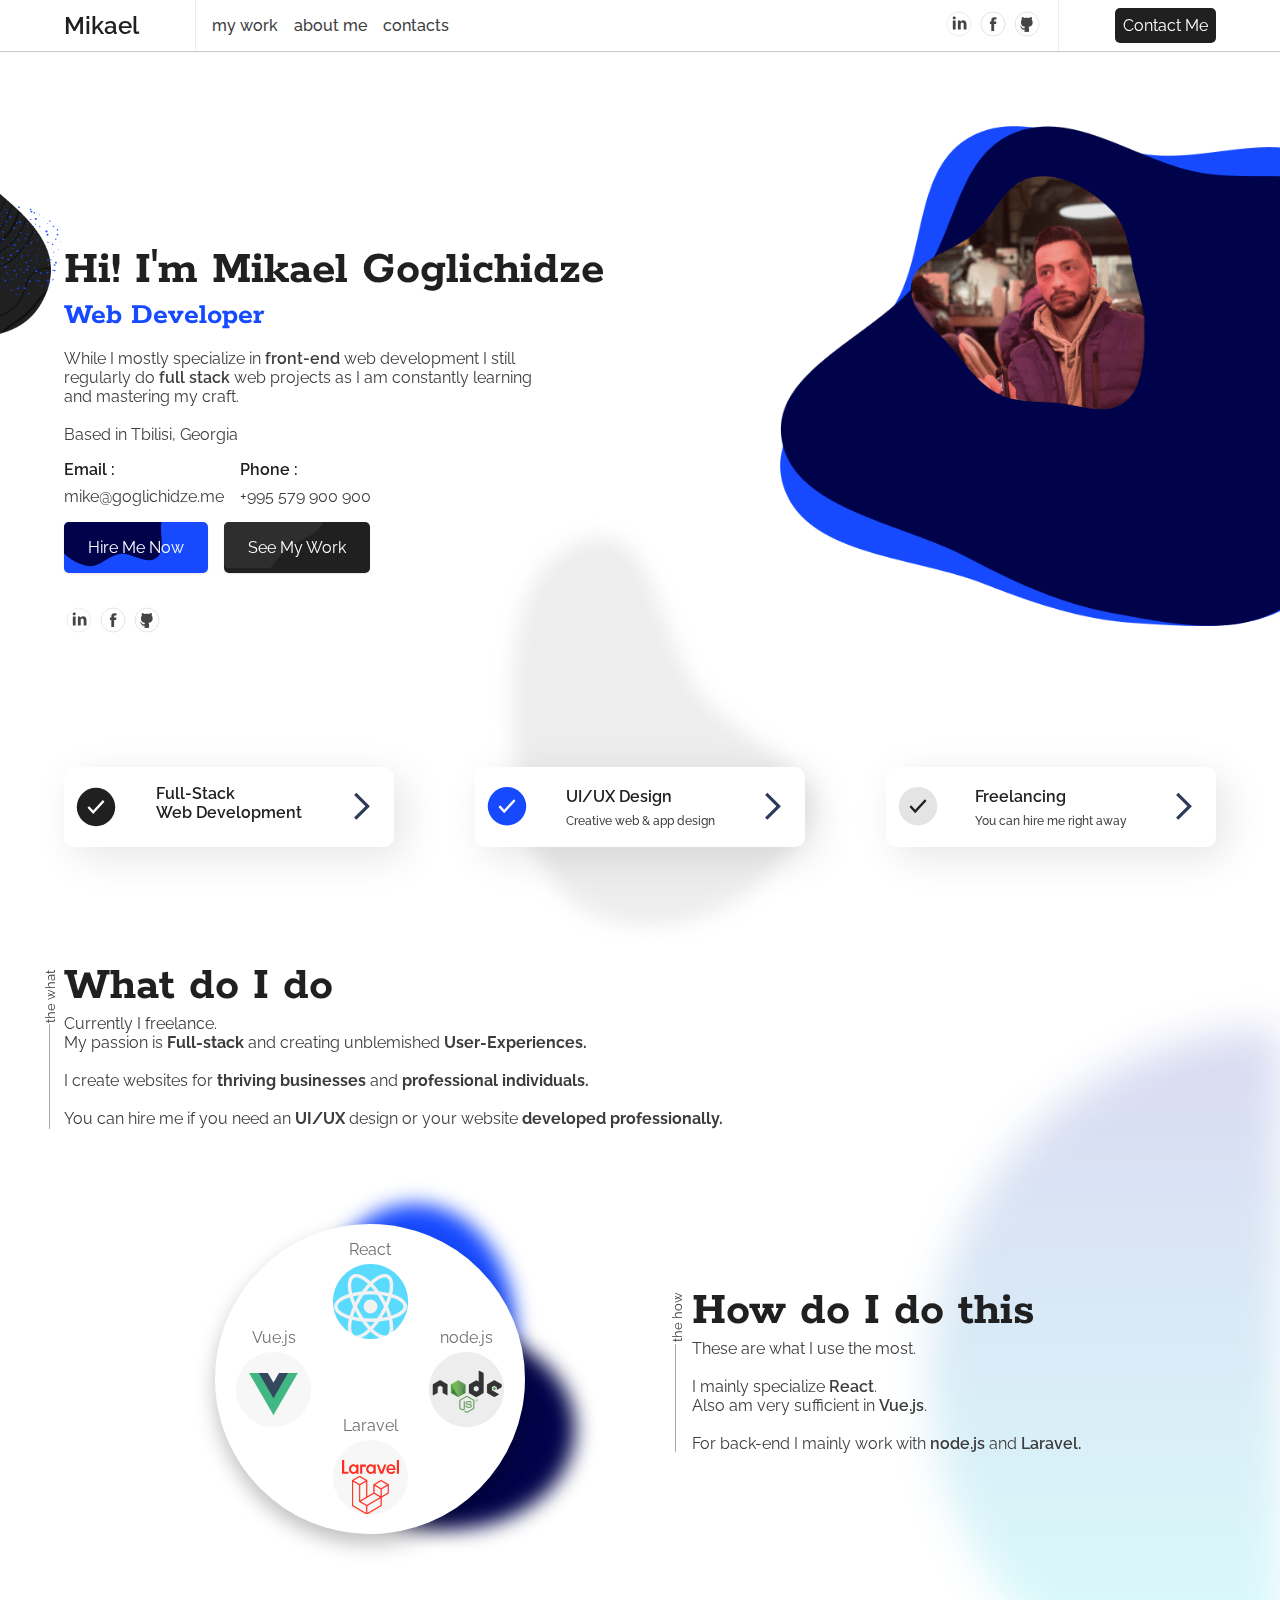
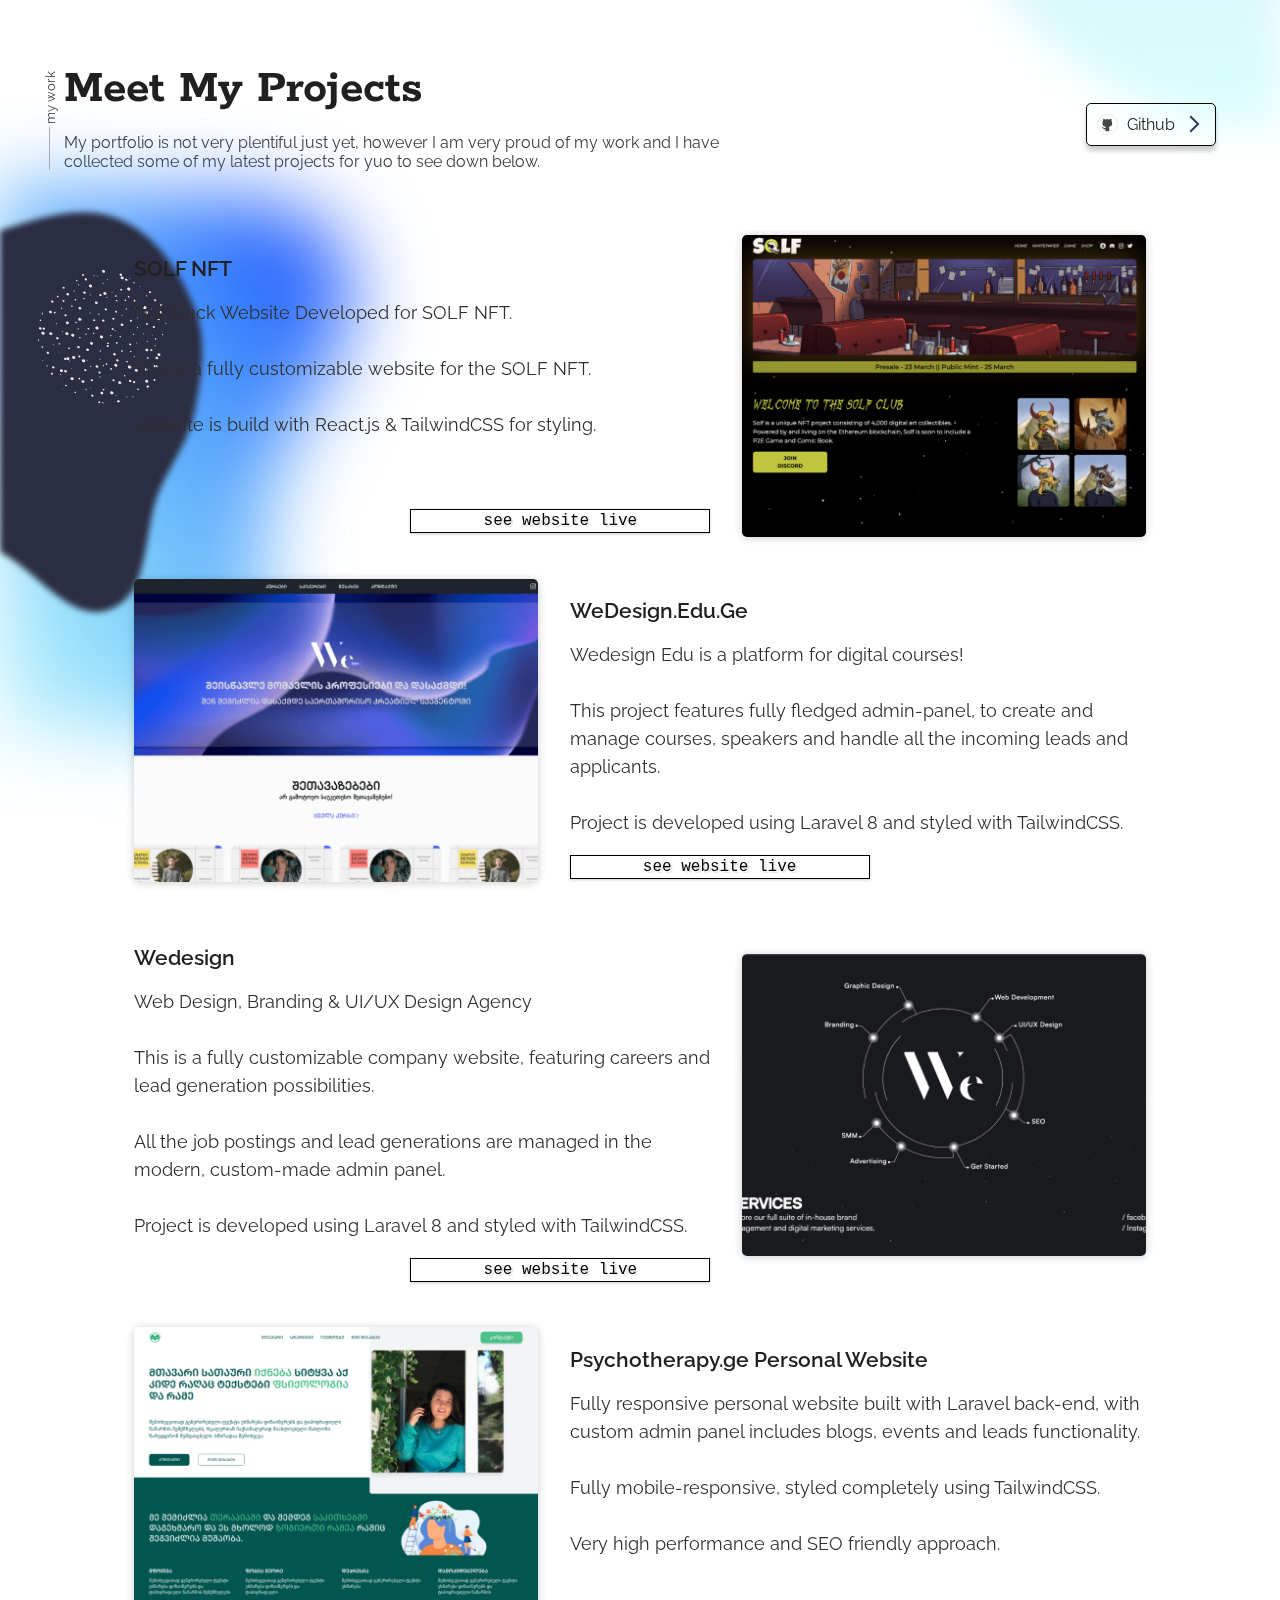
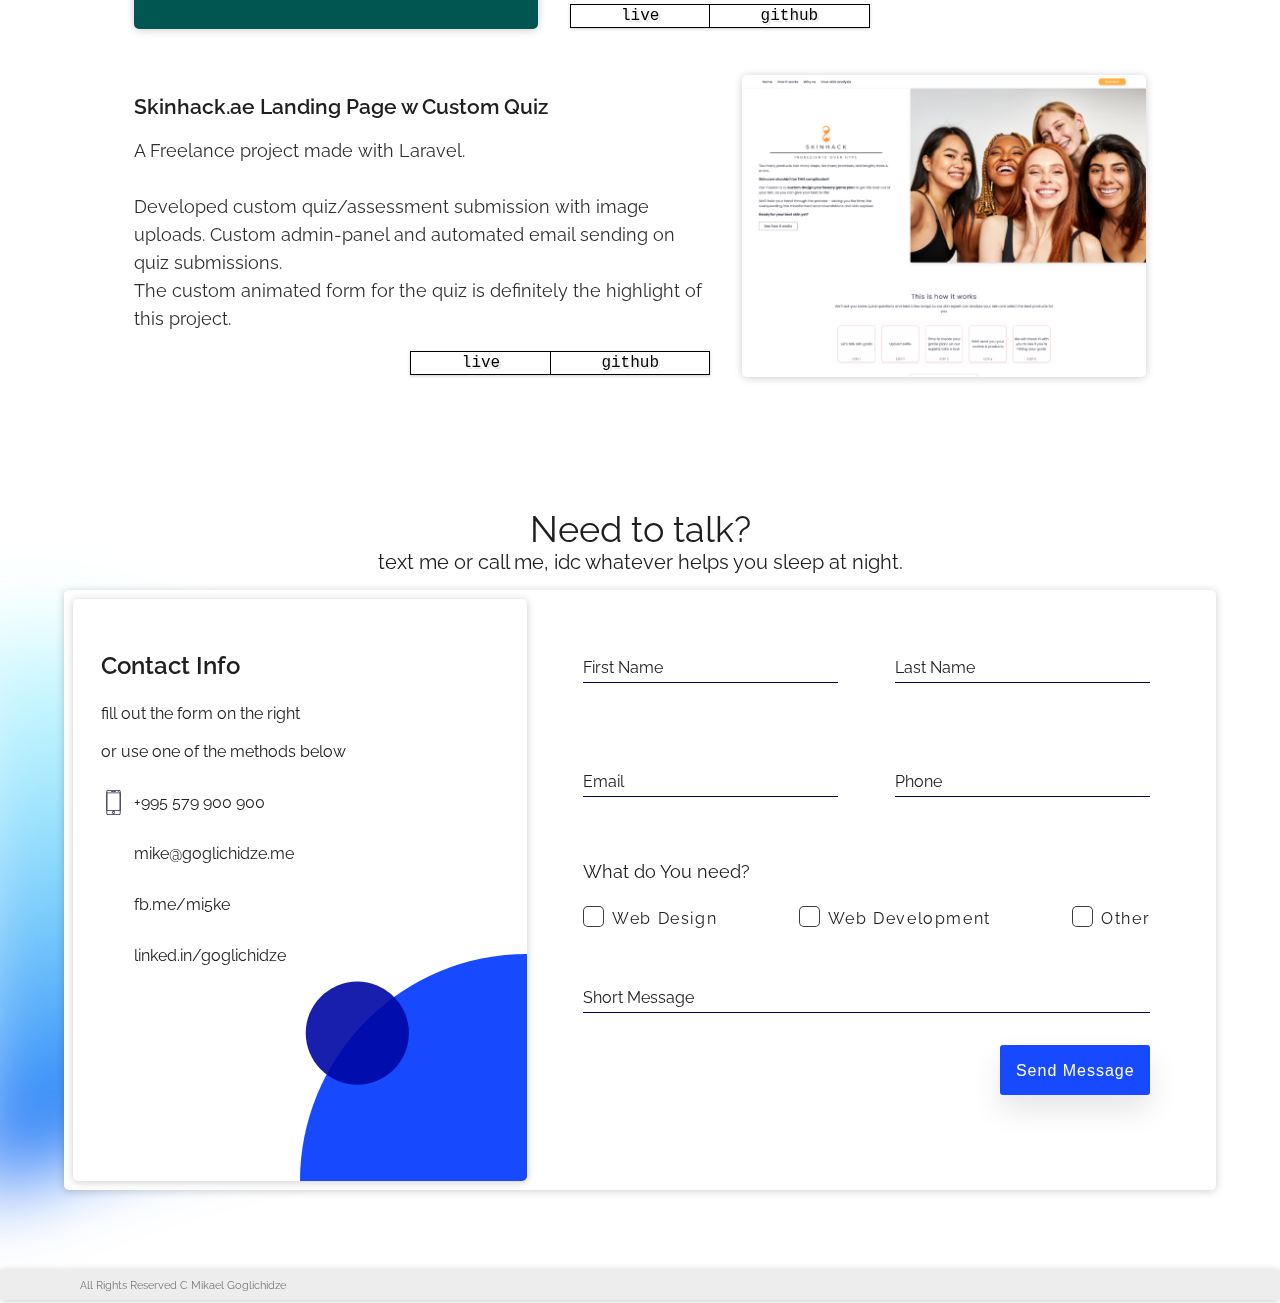
<file: index.html>
<!DOCTYPE html>
<html lang="en">
	<head>
		<meta charset="UTF-8" />
		<meta http-equiv="X-UA-Compatible" content="IE=edge" />
		<link rel="stylesheet" href="/assets/style.css" />
		<!-- Global site tag (gtag.js) - Google Analytics -->
		<script
			async
			src="https://www.googletagmanager.com/gtag/js?id=G-QVKGWFH659"
		></script>
		<script>
			window.dataLayer = window.dataLayer || [];
			function gtag() {
				dataLayer.push(arguments);
			}
			gtag('js', new Date());

			gtag('config', 'G-QVKGWFH659');
		</script>
		<meta
			name="google-site-verification"
			content="Ifoj6wA41PLq90yhMS8_-1P3lL1-e0xQbNIrFQXdyOI"
		/>
		<meta name="viewport" content="width=device-width, initial-scale=1.0" />
		<meta
			name="description"
			content="Personal Portfolio Website of Full Stack Web Developer Mikael Goglichidze."
		/>
		<meta property="og:url" content="http://goglichidze.me" />
		<meta property="og:type" content="website" />
		<meta property="og:title" content="Mikael Goglichidze Personal Website" />
		<meta
			property="og:description"
			content="Personal Portfolio Website of Full Stack Web Developer Mikael Goglichidze"
		/>
		<meta property="og:image" content="./img/thumbnail.jpg" />
		<link rel="preconnect" href="https://fonts.gstatic.com" />
		<link
			href="https://fonts.googleapis.com/css2?family=Raleway:wght@300;400;500;700&family=Rokkitt:wght@700&display=swap"
			rel="stylesheet"
		/>
		<script
			src="/assets/jquery-3.6.0.min.js"
			integrity="sha256-/xUj+3OJU5yExlq6GSYGSHk7tPXikynS7ogEvDej/m4="
			crossorigin="anonymous"
			rel="preload"
			as="script"
		></script>

		<link rel="stylesheet" href="/assets/animate.min.css" />
		<!--  -->
		<link
			rel="apple-touch-icon"
			sizes="180x180"
			href="/assets/favicon/apple-touch-icon.png"
		/>
		<link
			rel="icon"
			type="image/png"
			sizes="32x32"
			href="/assets/favicon/favicon-32x32.png"
		/>
		<link
			rel="icon"
			type="image/png"
			sizes="16x16"
			href="/assets/favicon/favicon-16x16.png"
		/>
		<link rel="manifest" href="/assets/favicon/site.webmanifest" />
		<link
			rel="mask-icon"
			href="/assets/favicon/safari-pinned-tab.svg"
			color="#5bbad5"
		/>
		<meta name="msapplication-TileColor" content="#da532c" />
		<meta name="theme-color" content="#ffffff" />
		<!--  -->
		<title>Mikael Goglichidze Personal Website</title>
	</head>
	<body>
		<nav>
			<div class="container">
				<div class="nav__wrapper">
					<a class="logo" href="#">Mikael</a>
					<div class="nav__middle">
						<ul class="nav__links">
							<li class="nav__item">
								<a class="before after" href="/#work">my work</a>
							</li>
							<li class="nav__item">
								<a class="before after" href="/#about">about me</a>
							</li>
							<li class="nav__item">
								<a class="before after" href="/#contact">contacts</a>
							</li>
						</ul>
						<div class="social-buttons nav-sb">
							<a
								href="https://www.linkedin.com/in/goglichidze/"
								rel="noopener nofollow"
								target="_blank"
								><img
									loading="lazy"
									src="/img/Linkedin.svg"
									alt="Linkedin icon"
							/></a>
							<a
								href="https://fb.me/mi5ke"
								rel="noopener nofollow"
								target="_blank"
								><img
									loading="lazy"
									src="/img/Facebook.svg"
									alt="Facebook icon"
							/></a>
							<a
								href="https://github.com/GoglichidzeMike"
								rel="noopener nofollow"
								target="_blank"
								><img
									loading="lazy"
									src="/img/work/GitHub.svg"
									alt="github icon"
							/></a>
						</div>
					</div>
					<a class="nav__button button" href="#contact"
						><span>Contact Me</span></a
					>
					<div class="burger">
						<div class="line1"></div>
						<div class="line2"></div>
						<div class="line3"></div>
					</div>
				</div>
			</div>
		</nav>
		<main>
			<div class="hero">
				<img
					loading="lazy"
					src="./img/home_1-slider_02.png"
					alt="slider"
					id="hero_left_bg-image"
				/>
				<img loading="lazy" src="./img/dots.svg" alt="slider" id="dots" />

				<div class="container hero__container">
					<div class="hero__col__left">
						<div class="hero__titles">
							<h1 class="animate__animated animate__backInDown letterByLetter">
								Hi! I'm Mikael Goglichidze
							</h1>
							<h2 class="animate__animated animate__backInLeft">
								Web Developer
							</h2>
							<p class="animate__animated animate__bounceInRight">
								While I mostly specialize in
								<span class="bold">front-end</span> web development I still
								regularly do <span class="bold">full stack</span> web projects
								as I am constantly learning and mastering my craft.
								<br />
								<br />
								Based in Tbilisi, Georgia
							</p>
						</div>
						<div class="hero__contacts animate__animated animate__bounceInUp">
							<div class="col">
								<p class="hero__contacts--title">Email :</p>
								<p class="hero__contacts--text">mike@goglichidze.me</p>
							</div>
							<div class="col">
								<p class="hero__contacts--title">Phone :</p>
								<p class="hero__contacts--text">+995 579 900 900</p>
							</div>
						</div>
						<div class="hero__buttons animate__animated animate__bounceInUp">
							<a href="#contact" class="hire_button button"
								><span> Hire Me Now</span></a
							>

							<a href="#work" class="work_button button">See My Work</a>
						</div>
						<div class="social-buttons secondary">
							<a
								href="https://www.linkedin.com/in/goglichidze/"
								rel="noopener nofollow"
								target="_blank"
								><img
									loading="lazy"
									src="/img/Linkedin.svg"
									alt="Linkedin icon"
							/></a>
							<a
								href="https://fb.me/mi5ke"
								rel="noopener nofollow"
								target="_blank"
								><img
									loading="lazy"
									src="/img/Facebook.svg"
									alt="Facebook icon"
							/></a>
							<a
								href="https://github.com/GoglichidzeMike"
								rel="noopener nofollow"
								target="_blank"
								><img
									loading="lazy"
									src="/img/work/GitHub.svg"
									alt="github icon"
							/></a>
						</div>
					</div>
					<div class="hero__col_right">
						<img
							loading="lazy"
							class="hero__right-bg image-1 animate__animated animate__fadeInRight"
							src="/img/hero__right-bg-back.png"
							alt="Hero Background Image"
						/>
						<img
							loading="lazy"
							class="hero__right-bg image-2 animate__animated animate__fadeInRight"
							src="/img/hero__right-bg-front.png"
							alt="Hero Background Image"
						/>
						<img
							loading="lazy"
							src="./img/mike.png"
							alt="Mike"
							class="hero__image animate__animated animate__fadeIn"
						/>
					</div>
				</div>

				<div class="herocards">
					<img
						loading="lazy"
						class="herocards_blob"
						src="./img/hero__mid-bg.svg"
						alt="Bobble"
					/>
					<div class="container">
						<div class="hero__cards--card">
							<img
								loading="lazy"
								src="./img/checkmark-dark.svg"
								alt="checkmark"
							/>
							<p class="hero__cards--card--title">
								Full-Stack<br />Web Development
							</p>
							<img
								loading="lazy"
								src="./img/chevron_big_right.svg"
								alt="arrow"
							/>
						</div>
						<div class="hero__cards--card card2">
							<img
								loading="lazy"
								src="./img/checkmark-blue.svg"
								alt="checkmark"
							/>
							<div class="card-mid-wrapper">
								<p class="hero__cards--card--title">UI/UX Design</p>
								<p class="hero__cards--card--text">Creative web & app design</p>
							</div>
							<img
								loading="lazy"
								src="./img/chevron_big_right.svg"
								alt="arrow"
							/>
						</div>
						<div class="hero__cards--card card3">
							<img
								loading="lazy"
								src="./img/checkmark-grey.svg"
								alt="checkmark"
							/>
							<div class="card-mid-wrapper">
								<p class="hero__cards--card--title">Freelancing</p>
								<p class="hero__cards--card--text">
									You can hire me right away
								</p>
							</div>
							<img
								loading="lazy"
								src="./img/chevron_big_right.svg"
								alt="arrow"
							/>
						</div>
					</div>
				</div>
			</div>
			<div class="about" id="about">
				<div class="about-bg"></div>
				<div class="container">
					<div class="about__what-section">
						<h1 class="about__what-section--title">What do I do</h1>
						<p class="about__what-section--text">
							Currently I freelance.
							<br />
							My passion is <b>Full-stack</b> and creating unblemished
							<b>User-Experiences.</b>
							<br />
							<br />
							I create websites for <b>thriving businesses</b> and
							<b>professional individuals.</b>
							<br />
							<br />
							You can hire me if you need an <b>UI/UX </b>design or your website
							<b>developed professionally.</b>
						</p>
					</div>

					<div class="about__how-section">
						<div class="circle__container">
							<div class="circle">
								<div class="circle__col">
									<div class="circle__element">
										<p class="circle__title">Vue.js</p>
										<img
											loading="lazy"
											src="./img/vue.png"
											class="circle__image"
											alt="Vue Logo"
										/>
									</div>
								</div>
								<div class="circle__col col__middle">
									<div class="circle__element">
										<p class="circle__title">React</p>
										<img
											loading="lazy"
											src="./img/react.png"
											class="circle__image"
											alt="React Logo"
										/>
									</div>
									<div class="circle__element">
										<p class="circle__title">Laravel</p>
										<img
											loading="lazy"
											src="./img/laravel.svg"
											class="circle__image"
											alt="Laravel Logo"
										/>
									</div>
								</div>
								<div class="circle__col">
									<div class="circle__element">
										<p class="circle__title">node.js</p>
										<img
											loading="lazy"
											src="./img/node.png"
											class="circle__image"
											alt="Nodejs Logo"
										/>
									</div>
								</div>
							</div>
							<img
								loading="lazy"
								class="circle__container--bg"
								src="./img/background-circle.png"
								alt="Circle background"
							/>
							<img
								loading="lazy"
								class="circle__container--bg bg-2"
								src="./img/background-circle-2.png"
								alt="Circle background"
							/>
						</div>
						<div class="about_how-section--text">
							<h1 class="about_how-section--title">How do I do this</h1>
							<p class="about__how-section--text">
								<span class="desktop">These</span>
								<span class="mobile">Below</span> are what I use the most.
								<br />
								<br />
								I mainly specialize <span class="bold">React</span>. <br/ > Also
								am very sufficient in <span class="bold">Vue.js</span>.
								<br /><br />
								For back-end I mainly work with
								<span class="bold">node.js</span> and
								<span class="bold">Laravel.</span> <br />
								<br />
								<br />
							</p>
						</div>
					</div>
				</div>
			</div>

			<div class="work" id="work">
				<div class="left-side-bgs">
					<img
						loading="lazy"
						src="./img/work/work-left-dots.svg"
						alt="slider"
						class="work-dots"
					/>
					<img
						loading="lazy"
						src="./img/work/work-left-bg-dark.png"
						alt="slider"
						class="work-left-bg-dark"
					/>
					<img
						loading="lazy"
						alt="slider"
						src="./img/work/work-left-bg-light.png"
						class="work-left-bg-light"
					/>
				</div>

				<div class="right-side-bgs">
					<img
						loading="lazy"
						src="./img/work/work-left-dots.svg"
						alt="slider"
						class="work-dots dots-right"
					/>
					<img
						loading="lazy"
						src="./img/work/dots-bot.png"
						alt="slider"
						class="work-dots dots-right second"
					/>
					<img
						loading="lazy"
						src="./img/work/work-right-bg-top.svg"
						alt="slider"
						class="work-left-bg-dark"
					/>
				</div>

				<img
					loading="lazy"
					src="./img/work/work-right-bg-bottom.png"
					alt="slider"
					class="work-left-bg-bottom"
				/>

				<div class="container">
					<div class="work__intro">
						<div class="work__intro__text">
							<h1 class="work__intro__text--title">Meet My Projects</h1>
							<p class="work__intro__text--text">
								My portfolio is not very plentiful just yet, however I am very
								proud of my work and I have collected some of my latest projects
								for yuo to see down below.
							</p>
						</div>
						<a
							href="https://github.com/goglichidzemike"
							rel="noopener nofollow"
							target="_blank"
							class="button portfolio__intro__text--button"
						>
							<img loading="lazy" src="/img/work/GitHub.svg" alt="github" />
							Github
							<img
								loading="lazy"
								src="/img/chevron_big_right.svg"
								alt="github"
							/>
						</a>
					</div>
					<div class="work__portfolio">
						
						<div class="work__portfolio__item right_image">
							<div class="portfolio__item__col image__side">
								<h3 class="portfolio__item__title mobile">SOLF NFT</h3>
								<img
									loading="lazy"
									src="./img/work/work_solf.png"
									alt="SOLF NFT"
								/>
							</div>
							<div class="portfolio__item__col text__side">
								<div class="text__side__col">
									<h3 class="portfolio__item__title desktop">SOLF NFT</h3>
									<p class="portfolio__item__text">
										Full Stack Website Developed for SOLF NFT.
										<br /><br />
										This is a fully customizable website for the SOLF NFT.
										<br /><br />
										Website is build with React.js & TailwindCSS for styling.
									</p>
								</div>
								<div class="portfolio__item__multi-button">
									<button>
										<a
											href="https://solfnft.com"
											rel="noopener nofollow"
											target="_blank"
											>see website live</a
										>
									</button>
								</div>
							</div>
						</div>
						<div class="work__portfolio__item left_image">
							<div class="portfolio__item__col image__side">
								<h3 class="portfolio__item__title mobile">WeDesign.Edu.Ge</h3>
								<img
									loading="lazy"
									src="./img/work/work_wedesignedu.png"
									alt="Wedesign.edu.ge"
								/>
							</div>
							<div class="portfolio__item__col text__side">
								<div class="text__side__col">
									<h3 class="portfolio__item__title desktop">
										WeDesign.Edu.Ge
									</h3>
									<p class="portfolio__item__text">
										Wedesign Edu is a platform for digital courses!
										<br />
										<br />
										This project features fully fledged admin-panel, to create
										and manage courses, speakers and handle all the incoming
										leads and applicants.
										<br />
										<br />
										Project is developed using Laravel 8 and styled with
										TailwindCSS.
									</p>
								</div>
								<div class="portfolio__item__multi-button">
									<button>
										<a
											href="https://wedesign.edu.ge"
											rel="noopener nofollow"
											target="_blank"
											>See website live</a
										>
									</button>
								</div>
							</div>
						</div>
						<div class="work__portfolio__item right_image">
							<div class="portfolio__item__col image__side">
								<h3 class="portfolio__item__title mobile">WeDesign</h3>
								<img
									loading="lazy"
									src="./img/work/work_wedesign.png"
									alt="Wedesign"
								/>
							</div>
							<div class="portfolio__item__col text__side">
								<div class="text__side__col">
									<h3 class="portfolio__item__title desktop">Wedesign</h3>
									<p class="portfolio__item__text">
										Web Design, Branding & UI/UX Design Agency
										<br /><br />
										This is a fully customizable company website, featuring
										careers and lead generation possibilities.
										<br /><br />
										All the job postings and lead generations are managed in the
										modern, custom-made admin panel.
										<br /><br />
										Project is developed using Laravel 8 and styled with
										TailwindCSS.
									</p>
								</div>
								<div class="portfolio__item__multi-button">
									<button>
										<a
											href="https://wedesign.ge"
											rel="noopener nofollow"
											target="_blank"
											>see website live</a
										>
									</button>
								</div>
							</div>
						</div>
						<div class="work__portfolio__item left_image">
							<div class="portfolio__item__col image__side">
								<h3 class="portfolio__item__title mobile">
									Psychotherapy.ge Personal Website
								</h3>
								<div class="img">
									<img
										loading="lazy"
										src="./img/work/work_psychotherapy.jpg"
										alt="Psychotherapy.ge Website Screenshot"
									/>
								</div>
							</div>
							<div class="portfolio__item__col text__side">
								<div class="text__side__col">
									<h3 class="portfolio__item__title desktop">
										Psychotherapy.ge Personal Website
									</h3>
									<p class="portfolio__item__text">
										Fully responsive personal website built with Laravel
										back-end, with custom admin panel includes blogs, events and
										leads functionality.
										<br />
										<br />
										Fully mobile-responsive, styled completely using
										TailwindCSS.
										<br />
										<br />
										Very high performance and SEO friendly approach.
									</p>
								</div>
								<div class="portfolio__item__multi-button">
									<button>
										<a
											href="https://psychotherapy.ge"
											rel="noopener nofollow"
											target="_blank"
											>Live</a
										>
									</button>
									<button>
										<a
											href="https://github.com/GoglichidzeMike/Irmas-Website"
											target="_blank"
											rel="noopener nofollow"
											>Github</a
										>
									</button>
								</div>
							</div>
						</div>
						<div class="work__portfolio__item right_image">
							<div class="portfolio__item__col image__side">
								<h3 class="portfolio__item__title mobile">
									Skinhack.ae Landing Page w Custom Quiz
								</h3>
								<img
									loading="lazy"
									src="./img/work/work_skinhack.jpg"
									alt="Skinhack.ae Landing Page"
								/>
							</div>
							<div class="portfolio__item__col text__side">
								<div class="text__side__col">
									<h3 class="portfolio__item__title desktop">
										Skinhack.ae Landing Page w Custom Quiz
									</h3>
									<p class="portfolio__item__text">
										A Freelance project made with Laravel.
										<br />
										<br />
										Developed custom quiz/assessment submission with image
										uploads. Custom admin-panel and automated email sending on
										quiz submissions.
										<br />
										The custom animated form for the quiz is definitely the
										highlight of this project.
									</p>
								</div>
								<div class="portfolio__item__multi-button">
									<button>
										<a
											href="https://skinhack.ae/"
											rel="noopener nofollow"
											target="_blank"
											>Live</a
										>
									</button>
									<button>
										<a
											href="https://github.com/GoglichidzeMike/skinhack"
											rel="noopener nofollow"
											target="_blank"
											>Github</a
										>
									</button>
								</div>
							</div>
						</div>
					</div>
				</div>
			</div>

			<div class="contact" id="contact">
				<div class="container">
					<div class="contact__intro">
						<p class="contact__title">Need to talk?</p>
						<p class="contact__text">
							text me or call me, idc whatever helps you sleep at night.
						</p>
					</div>
					<div class="contact__wrapper">
						<div class="contact__col left">
							<p class="contact__section--title">Contact Info</p>
							<p class="contact__section--text">
								fill out the form on the right
								<br />
								<br />
								or use one of the methods below
							</p>
							<div class="contact__means">
								<div class="contact__means--element">
									<img
										loading="lazy"
										class="contact__mean--image"
										src="./img/smartphone.svg"
										alt="smartphone icon"
									/>
									<p class="contact__mean--text">+995 579 900 900</p>
								</div>
								<div class="contact__means--element">
									<img
										loading="lazy"
										class="contact__mean--image"
										src="./img/mail.svg"
										alt="smartphone icon"
									/>
									<p class="contact__mean--text">mike@goglichidze.me</p>
								</div>
								<div class="contact__means--element">
									<img
										loading="lazy"
										class="contact__mean--image"
										src="./img/contact_fb.svg"
										alt="smartphone icon"
									/>
									<p class="contact__mean--text">
										<a
											href="https://fg.me/mi5ke/"
											target="_blank"
											rel="noopener nofollow"
											>fb.me/mi5ke</a
										>
									</p>
								</div>
								<div class="contact__means--element">
									<img
										loading="lazy"
										class="contact__mean--image"
										src="./img/contact_link.svg"
										alt="smartphone icon"
									/>
									<p class="contact__mean--text">
										<a
											href="https://www.linkedin.com/in/goglichidze"
											target="_blank"
											rel="noopener nofollow"
										>
											linked.in/goglichidze</a
										>
									</p>
								</div>
							</div>
						</div>
						<div class="contact__col right">
							<form
								class="contact__form"
								method="POST"
								data-netlify="true"
								id="contact__form"
							>
								<div class="input__row">
									<div class="input__element">
										<input
											type="text"
											name="firstName"
											id="firstName"
											autocomplete="off"
											placeholder=" "
											required
										/>
										<label for="firstName" class="animate">
											<span class="content-name"> First Name </span>
										</label>
									</div>
									<div class="input__element">
										<input
											type="text"
											name="lastName"
											id="lastName"
											autocomplete="off"
											placeholder=" "
											required
										/>
										<label for="lastName" class="animate">
											<span class="content-name"> Last Name </span>
										</label>
									</div>
								</div>
								<div class="input__row">
									<div class="input__element">
										<input
											type="email"
											name="email"
											id="email"
											autocomplete="off"
											placeholder=" "
											required
										/>
										<label for="email" class="animate">
											<span class="content-name"> Email </span>
										</label>
									</div>
									<div class="input__element">
										<input
											type="tel"
											name="phone"
											id="phone"
											autocomplete="off"
											placeholder=" "
											required
										/>
										<label for="phone" class="animate">
											<span class="content-name"> Phone </span>
										</label>
									</div>
								</div>
								<div class="contact__checkBoxes">
									<p class="contact__form--text">What do You need?</p>
									<div class="checkbox_row">
										<div class="checkBox__element">
											<label class="checkbox path">
												<input
													type="checkbox"
													id="design"
													name="design"
													value="Web Design"
												/>
												<svg viewBox="0 0 21 21">
													<path
														d="M5,10.75 L8.5,14.25 L19.4,2.3 C18.8333333,1.43333333 18.0333333,1 17,1 L4,1 C2.35,1 1,2.35 1,4 L1,17 C1,18.65 2.35,20 4,20 L17,20 C18.65,20 20,18.65 20,17 L20,7.99769186"
													></path>
												</svg>
											</label>
											<label class="real-label" for="design">Web Design</label
											><br />
										</div>
										<div class="checkBox__element">
											<label class="checkbox path">
												<input
													type="checkbox"
													id="development"
													name="development"
													value="Web Development"
												/>
												<svg viewBox="0 0 21 21">
													<path
														d="M5,10.75 L8.5,14.25 L19.4,2.3 C18.8333333,1.43333333 18.0333333,1 17,1 L4,1 C2.35,1 1,2.35 1,4 L1,17 C1,18.65 2.35,20 4,20 L17,20 C18.65,20 20,18.65 20,17 L20,7.99769186"
													></path>
												</svg>
											</label>
											<label class="real-label" for="development"
												>Web Development</label
											><br />
										</div>
										<div class="checkBox__element">
											<label class="checkbox path">
												<input
													type="checkbox"
													id="other"
													name="other"
													value="other"
												/>
												<svg viewBox="0 0 21 21">
													<path
														d="M5,10.75 L8.5,14.25 L19.4,2.3 C18.8333333,1.43333333 18.0333333,1 17,1 L4,1 C2.35,1 1,2.35 1,4 L1,17 C1,18.65 2.35,20 4,20 L17,20 C18.65,20 20,18.65 20,17 L20,7.99769186"
													></path>
												</svg>
											</label>
											<label class="real-label" for="other"> Other </label
											><br />
										</div>
									</div>
								</div>
								<div class="contact__textarea">
									<div class="input__element">
										<input
											type="tel"
											name="message"
											id="message"
											autocomplete="off"
											placeholder=" "
										/>
										<label for="message" class="animate">
											<span class="content-name"> Short Message </span>
										</label>
									</div>
								</div>
								<button class="submit-button state-0">
									<span class="pre-state-msg">Send Message</span>
									<span class="current-state-msg hide">Sending...</span>
									<span class="done-state-msg hide">Done!</span>
								</button>
								<p id="postSubmit">&nbsp</p>
							</form>
						</div>
					</div>
				</div>
				<div class="contact_corner-bg">
					<img
						loading="lazy"
						src="./img/work/work-right-bg-bottom.png"
						alt="slider"
						class="contact-left-bg"
					/>
				</div>
			</div>
			<div class="footer">
				<div class="container">
					<p class="footer__text">All Rights Reserved C Mikael Goglichidze</p>
				</div>
			</div>
		</main>
		<script src="./assets/main.js"></script>
		<script type="text/javascript">
			const handleSubmit = (e) => {
				e.preventDefault();
				let myForm = document.getElementById('contact__form');
				let formData = new FormData(myForm);
				fetch('/', {
					method: 'POST',
					headers: { 'Content-Type': 'multipart/form-data' },
					body: new URLSearchParams(formData).toString(),
				})
					.then(() => {
						$('#firstName').val('');
						$('#lastName').val('');
						$('#email').val('');
						$('#phone').val('');
						$('#message').val('');
						$('#postSubmit').text('Your Message Was Successfully Sent!');
					})
					.catch((error) => alert(error));
			};
			document
				.getElementById('contact__form')
				.addEventListener('submit', handleSubmit);
		</script>
	</body>
</html>
</file>
<file: assets/style.css>
* {
  -webkit-box-sizing: border-box;
          box-sizing: border-box;
}

:root {
  --border-size: 0.1rem;
  --duration: 250ms;
  --ease: cubic-bezier(0.215, 0.61, 0.355, 1);
  --font-family: monospace;
  --color-primary: white;
  --color-secondary: black;
  --color-tertiary: dodgerblue;
  --shadow: rgba(0, 0, 0, 0.1);
  --space: 0.2rem;
  --main-color: #000349;
  --secondary-color: #174aff;
  --third-color: #202020;
  --gray-color: #3d3d3d;
  -webkit-backface-visibility: hidden;
          backface-visibility: hidden;
  -webkit-font-smoothing: subpixel-antialiased;
}

html {
  scroll-behavior: smooth;
}

body {
  margin: 0;
  padding: 0;
  font-family: 'Raleway', sans-serif;
  font-size: 16px;
}

h1 {
  margin: 0;
  font-family: 'Rokkitt', serif;
  font-style: normal;
  font-weight: bold;
  font-size: clamp(1.65rem, 8vw, 3rem);
  line-height: 55px;
  color: var(--third-color);
}

h2 {
  margin: 0;
  font-size: clamp(1.4rem, 5vw, 1.9rem);
  font-family: 'Rokkitt', serif;
  font-weight: bold;
  color: var(--secondary-color);
}

h3 {
  font-size: 1.3rem;
  margin-bottom: 0.75rem;
  font-weight: 600;
  color: var(--third-color);
}

a {
  text-decoration: none;
}

p {
  color: var(--gray-color);
}

img {
  width: 100%;
  max-width: 500px;
}

.button {
  border-radius: 5px;
  color: white;
}

.bold {
  font-weight: 600;
}

.container {
  width: 95%;
  max-width: 1200px;
  margin: 0 auto;
}

nav {
  min-height: 47px;
  position: -webkit-sticky;
  position: sticky;
  top: 0;
  width: 100%;
  z-index: 999;
  padding: 0.3rem;
  background: transparent;
  -webkit-box-shadow: 0;
          box-shadow: 0;
}

nav .nav__wrapper {
  padding: 0;
  width: 100%;
  display: -webkit-box;
  display: -ms-flexbox;
  display: flex;
  -webkit-box-pack: justify;
      -ms-flex-pack: justify;
          justify-content: space-between;
  -webkit-box-align: center;
      -ms-flex-align: center;
          align-items: center;
}

nav img {
  width: 30px;
  height: 30px;
  opacity: 0;
}

nav .logo {
  font-size: 1.5rem;
  font-weight: 600;
  color: var(--third-color);
  display: none;
}

nav .nav__middle {
  opacity: 0.98;
  position: fixed;
  right: 0px;
  top: 0;
  background-color: var(--third-color);
  display: -webkit-box;
  display: -ms-flexbox;
  display: flex;
  height: 100%;
  -webkit-box-orient: vertical;
  -webkit-box-direction: normal;
      -ms-flex-direction: column;
          flex-direction: column;
  -webkit-box-align: center;
      -ms-flex-align: center;
          align-items: center;
  width: 50%;
  -webkit-box-pack: space-evenly;
      -ms-flex-pack: space-evenly;
          justify-content: space-evenly;
  -webkit-box-shadow: 0px 10px 20px rgba(0, 0, 0, 0.2);
          box-shadow: 0px 10px 20px rgba(0, 0, 0, 0.2);
  -webkit-transform: translateX(100%);
          transform: translateX(100%);
  -webkit-transition: -webkit-transform 0.5s ease-in;
  transition: -webkit-transform 0.5s ease-in;
  transition: transform 0.5s ease-in;
  transition: transform 0.5s ease-in, -webkit-transform 0.5s ease-in;
  padding: 3rem 0;
}

nav .nav__middle .nav__links {
  list-style: none;
  height: 50%;
  padding: 0;
  -webkit-box-pack: justify;
      -ms-flex-pack: justify;
          justify-content: space-between;
  display: -webkit-box;
  display: -ms-flexbox;
  display: flex;
  -webkit-box-align: center;
      -ms-flex-align: center;
          align-items: center;
  -webkit-box-orient: vertical;
  -webkit-box-direction: normal;
      -ms-flex-direction: column;
          flex-direction: column;
}

nav .nav__middle .nav__links li {
  opacity: 0;
}

nav .nav__middle .nav__links a {
  color: white;
  font-weight: 500;
}

nav .nav__middle .nav__links .nav__item a,
nav .nav__middle .nav__links .nav__item a:visited,
nav .nav__middle .nav__links .nav__item a:hover,
nav .nav__middle .nav__links .nav__item a:active {
  -webkit-backface-visibility: hidden;
  backface-visibility: hidden;
  position: relative;
  -webkit-transition: 0.5s color linear;
  transition: 0.5s color linear;
  text-decoration: none;
}

nav .nav__middle .nav__links .nav__item a:hover {
  color: var(--main-color);
}

nav .nav__middle .nav__links .nav__item a.before:before,
nav .nav__middle .nav__links .nav__item a.after:after {
  content: '';
  -webkit-transition: 0.5s width ease;
  transition: 0.5s width ease;
  -webkit-backface-visibility: hidden;
  backface-visibility: hidden;
  position: absolute;
  height: 2px;
  width: 0;
  background: var(--main-color);
}

nav .nav__middle .nav__links .nav__item a.before:before {
  top: -0.3em;
}

nav .nav__middle .nav__links .nav__item a.after:after {
  bottom: -0.3em;
}

nav .nav__middle .nav__links .nav__item a:before {
  right: 0;
}

nav .nav__middle .nav__links .nav__item a:after {
  left: 0;
}

nav .nav__middle .nav__links .nav__item .before:hover:before,
nav .nav__middle .nav__links .nav__item .after:hover:after {
  width: 100%;
}

nav .burger {
  width: 50px;
  height: 49px;
  background: white;
  opacity: 0.9;
  padding: 0.5rem;
  border-radius: 50%;
  border: 1px solid rgba(0, 0, 0, 0.1);
}

nav .burger div {
  height: 3px;
  background-color: var(--third-color);
  margin: 5px;
  -webkit-transition: all 0.3s ease;
  transition: all 0.3s ease;
}

nav .nav__button {
  background: var(--third-color);
  padding: 0.5rem;
  font-size: 1rem;
  visibility: hidden;
}

@media (min-width: 800px) {
  .container {
    width: 90%;
  }
  .container .nav__button {
    position: relative;
    -webkit-transition: color 0.2s cubic-bezier(0.165, 0.84, 0.44, 1), -webkit-transform 0.2s ease;
    transition: color 0.2s cubic-bezier(0.165, 0.84, 0.44, 1), -webkit-transform 0.2s ease;
    transition: color 0.2s cubic-bezier(0.165, 0.84, 0.44, 1), transform 0.2s ease;
    transition: color 0.2s cubic-bezier(0.165, 0.84, 0.44, 1), transform 0.2s ease, -webkit-transform 0.2s ease;
    overflow: hidden;
    text-decoration: none;
    will-change: transform;
    z-index: 0;
  }
  .container .nav__button:after {
    content: '';
    position: absolute;
    background: var(--secondary-color);
    top: 0;
    left: 0;
    height: 100%;
    width: 100%;
    -webkit-transform: translate(-100%, 0) rotate(10deg);
            transform: translate(-100%, 0) rotate(10deg);
    -webkit-transform-origin: top left;
            transform-origin: top left;
    -webkit-transition: 0.2s -webkit-transform ease-out;
    transition: 0.2s -webkit-transform ease-out;
    transition: 0.2s transform ease-out;
    transition: 0.2s transform ease-out, 0.2s -webkit-transform ease-out;
    will-change: transform;
    z-index: -1;
  }
  .container .nav__button:hover::after {
    -webkit-transform: translate(0, 0);
            transform: translate(0, 0);
  }
  .container .nav__button:hover {
    -webkit-transform: scale(1.05);
            transform: scale(1.05);
    will-change: transform;
  }
}

@media (min-width: 1400px) {
  .container {
    width: 70%;
  }
}

@media (min-width: 780px) {
  nav {
    padding: 0;
    -webkit-box-shadow: 0px 1px 1px rgba(0, 0, 0, 0.2);
            box-shadow: 0px 1px 1px rgba(0, 0, 0, 0.2);
    background: white;
  }
  nav .logo {
    display: block;
  }
  nav img {
    opacity: 1;
  }
  nav .nav__middle {
    opacity: 1;
    -webkit-box-pack: justify;
        -ms-flex-pack: justify;
            justify-content: space-between;
    width: 75%;
    padding: 0 1rem;
    background: white;
    border-right: 1px solid #ededed;
    border-left: 1px solid #ededed;
    position: relative;
    -webkit-box-shadow: none;
            box-shadow: none;
    -webkit-box-orient: horizontal;
    -webkit-box-direction: normal;
        -ms-flex-direction: row;
            flex-direction: row;
    top: 0;
    -webkit-transform: translateX(0%);
            transform: translateX(0%);
  }
  nav .nav__middle .nav__links {
    height: auto;
    -webkit-box-orient: horizontal;
    -webkit-box-direction: normal;
        -ms-flex-direction: row;
            flex-direction: row;
  }
  nav .nav__middle .nav__links a {
    color: var(--gray-color);
  }
  nav .nav__middle .nav__links li {
    opacity: 1;
  }
  nav .nav__middle .nav__item + .nav__item {
    margin-left: 1rem;
  }
  nav .nav__button {
    visibility: visible;
  }
  nav .burger {
    display: none;
  }
}

.nav-active {
  -webkit-transform: translateX(0%) !important;
          transform: translateX(0%) !important;
}

@-webkit-keyframes navLinkFade {
  from {
    opacity: 0;
    -webkit-transform: translateX(50px);
            transform: translateX(50px);
  }
  to {
    opacity: 1;
    -webkit-transform: translateX(0);
            transform: translateX(0);
  }
}

@keyframes navLinkFade {
  from {
    opacity: 0;
    -webkit-transform: translateX(50px);
            transform: translateX(50px);
  }
  to {
    opacity: 1;
    -webkit-transform: translateX(0);
            transform: translateX(0);
  }
}

.toggle .line1 {
  -webkit-transform: rotate(-45deg) translate(-5px, 6px);
          transform: rotate(-45deg) translate(-5px, 6px);
}

.toggle .line2 {
  opacity: 0;
}

.toggle .line3 {
  -webkit-transform: rotate(45deg) translate(-5px, -6px);
          transform: rotate(45deg) translate(-5px, -6px);
}

.hero {
  padding: 2rem 0;
  position: relative;
}

.hero .hero__container {
  display: -webkit-box;
  display: -ms-flexbox;
  display: flex;
  -webkit-box-orient: vertical;
  -webkit-box-direction: reverse;
      -ms-flex-direction: column-reverse;
          flex-direction: column-reverse;
}

.hero .hero__contacts {
  display: -webkit-box;
  display: -ms-flexbox;
  display: flex;
}

.hero .hero__contacts .col {
  display: -webkit-box;
  display: -ms-flexbox;
  display: flex;
  -webkit-box-orient: vertical;
  -webkit-box-direction: normal;
      -ms-flex-direction: column;
          flex-direction: column;
}

.hero .hero__contacts .col + .col {
  margin-left: 1rem;
}

.hero .hero__contacts p {
  display: inline-block;
  margin: 0;
  font-size: clamp(0.85rem, 4vw, 1rem);
}

.hero .hero__contacts .hero__contacts--title {
  font-weight: 600;
  color: var(--third-color);
  margin-bottom: 0.5rem;
}

.hero .hero__buttons {
  margin: 1rem 0;
  display: -webkit-box;
  display: -ms-flexbox;
  display: flex;
}

.hero .hire_button {
  position: relative;
  padding: 1rem;
  background: var(--secondary-color);
  -webkit-transition: -webkit-box-shadow 0.6s cubic-bezier(0.165, 0.84, 0.44, 1);
  transition: -webkit-box-shadow 0.6s cubic-bezier(0.165, 0.84, 0.44, 1);
  transition: box-shadow 0.6s cubic-bezier(0.165, 0.84, 0.44, 1);
  transition: box-shadow 0.6s cubic-bezier(0.165, 0.84, 0.44, 1), -webkit-box-shadow 0.6s cubic-bezier(0.165, 0.84, 0.44, 1);
  -webkit-box-shadow: 0 1px 2px rgba(0, 0, 0, 0.1);
          box-shadow: 0 1px 2px rgba(0, 0, 0, 0.1);
  z-index: 0;
  overflow: hidden;
}

.hero .hire_button:after {
  content: url(/img/hire_btn_bg.svg);
  border-radius: 5px;
  position: absolute;
  z-index: -1;
  top: 0;
  left: 0;
  width: 100%;
  height: 100%;
  -webkit-transition: -webkit-transform 0.6s cubic-bezier(0.165, 0.84, 0.44, 1);
  transition: -webkit-transform 0.6s cubic-bezier(0.165, 0.84, 0.44, 1);
  transition: transform 0.6s cubic-bezier(0.165, 0.84, 0.44, 1);
  transition: transform 0.6s cubic-bezier(0.165, 0.84, 0.44, 1), -webkit-transform 0.6s cubic-bezier(0.165, 0.84, 0.44, 1);
}

.hero .hire_button:hover {
  -webkit-box-shadow: 0 10px 20px rgba(0, 0, 0, 0.25);
          box-shadow: 0 10px 20px rgba(0, 0, 0, 0.25);
}

.hero .hire_button:hover::after {
  -webkit-transform: scale(2);
          transform: scale(2);
}

.hero .work_button {
  -webkit-transition: -webkit-box-shadow 0.6s cubic-bezier(0.165, 0.84, 0.44, 1);
  transition: -webkit-box-shadow 0.6s cubic-bezier(0.165, 0.84, 0.44, 1);
  transition: box-shadow 0.6s cubic-bezier(0.165, 0.84, 0.44, 1);
  transition: box-shadow 0.6s cubic-bezier(0.165, 0.84, 0.44, 1), -webkit-box-shadow 0.6s cubic-bezier(0.165, 0.84, 0.44, 1);
  -webkit-box-shadow: 0 1px 2px rgba(0, 0, 0, 0.1);
          box-shadow: 0 1px 2px rgba(0, 0, 0, 0.1);
  z-index: 0;
  overflow: hidden;
  position: relative;
  padding: 1rem;
  margin-left: 1rem;
  background: var(--third-color);
}

.hero .work_button:after {
  content: url(/img/work/work_btn_bg.svg);
  border-radius: 5px;
  position: absolute;
  z-index: -1;
  top: 0;
  right: 0;
  width: 100%;
  height: 100%;
  -webkit-transition: -webkit-transform 0.6s cubic-bezier(0.165, 0.84, 0.44, 1);
  transition: -webkit-transform 0.6s cubic-bezier(0.165, 0.84, 0.44, 1);
  transition: transform 0.6s cubic-bezier(0.165, 0.84, 0.44, 1);
  transition: transform 0.6s cubic-bezier(0.165, 0.84, 0.44, 1), -webkit-transform 0.6s cubic-bezier(0.165, 0.84, 0.44, 1);
}

.hero .work_button:hover {
  -webkit-box-shadow: 0 10px 20px rgba(0, 0, 0, 0.25);
          box-shadow: 0 10px 20px rgba(0, 0, 0, 0.25);
}

.hero .work_button:hover::after {
  -webkit-transform: scale(2.5) rotate(30deg);
          transform: scale(2.5) rotate(30deg);
}

@media (min-width: 374px) {
  .hero .work_button,
  .hero .hire_button {
    padding: 1rem 1.5rem;
  }
}

.hero .social-buttons img {
  margin-top: 1rem;
  width: 30px;
  height: 30px;
}

.hero #hero_left_bg-image,
.hero #dots {
  position: absolute;
  height: 300px;
  width: auto;
  left: -230px;
  margin: 0;
}

.hero #dots {
  width: 100px;
  height: auto;
  left: -30px;
  top: 150px;
  -webkit-animation: rotating 60s linear infinite;
          animation: rotating 60s linear infinite;
}

@-webkit-keyframes rotating {
  from {
    -webkit-transform: rotate(0deg);
    transform: rotate(0deg);
  }
  to {
    -webkit-transform: rotate(-360deg);
    transform: rotate(-360deg);
  }
}

@keyframes rotating {
  from {
    -webkit-transform: rotate(0deg);
    transform: rotate(0deg);
  }
  to {
    -webkit-transform: rotate(-360deg);
    transform: rotate(-360deg);
  }
}

.hero .hero__col_right {
  min-height: 250px;
}

.hero .hero__col_right .hero__image {
  position: absolute;
  height: 275px;
  width: auto;
  top: 0;
  right: 0;
  margin: 0;
}

.hero .hero__col_right .hero__right-bg {
  position: absolute;
  height: 275px;
  width: auto;
  right: 0;
  top: 5px;
  margin: 0;
}

.hero .hero__col_right .image-1 {
  z-index: -2;
}

.hero .hero__col_right .image-2 {
  z-index: -1;
}

@media (min-width: 900px) {
  .social-buttons a img {
    -webkit-transition: -webkit-transform 0.3s ease-in-out;
    transition: -webkit-transform 0.3s ease-in-out;
    transition: transform 0.3s ease-in-out;
    transition: transform 0.3s ease-in-out, -webkit-transform 0.3s ease-in-out;
  }
  .social-buttons a img:hover {
    -webkit-transform: scale(1.1) rotate(-10deg);
            transform: scale(1.1) rotate(-10deg);
  }
  .hero .hero__container {
    padding-top: 10rem;
    -webkit-box-orient: horizontal;
    -webkit-box-direction: normal;
        -ms-flex-direction: row;
            flex-direction: row;
  }
  .hero .hero__container .hero__titles p {
    width: 60%;
  }
  .hero .hero__container .individual {
    -webkit-animation-duration: 1s;
            animation-duration: 1s;
    -webkit-animation-fill-mode: both;
            animation-fill-mode: both;
    -webkit-animation-iteration-count: 1;
            animation-iteration-count: 1;
    display: inline-block;
  }
  .hero .hero__container .animated {
    color: var(--secondary-color);
    -webkit-animation-name: rubberBand;
            animation-name: rubberBand;
    cursor: default;
  }
  @-webkit-keyframes rubberBand {
    from {
      -webkit-transform: scale3d(1, 1, 1);
              transform: scale3d(1, 1, 1);
    }
    30% {
      -webkit-transform: scale3d(1.25, 0.75, 1);
              transform: scale3d(1.25, 0.75, 1);
    }
    40% {
      -webkit-transform: scale3d(0.75, 1.25, 1);
              transform: scale3d(0.75, 1.25, 1);
    }
    50% {
      -webkit-transform: scale3d(1.15, 0.85, 1);
              transform: scale3d(1.15, 0.85, 1);
    }
    65% {
      -webkit-transform: scale3d(0.95, 1.05, 1);
              transform: scale3d(0.95, 1.05, 1);
    }
    75% {
      -webkit-transform: scale3d(1.05, 0.95, 1);
              transform: scale3d(1.05, 0.95, 1);
    }
    to {
      -webkit-transform: scale3d(1, 1, 1);
              transform: scale3d(1, 1, 1);
    }
  }
  @keyframes rubberBand {
    from {
      -webkit-transform: scale3d(1, 1, 1);
              transform: scale3d(1, 1, 1);
    }
    30% {
      -webkit-transform: scale3d(1.25, 0.75, 1);
              transform: scale3d(1.25, 0.75, 1);
    }
    40% {
      -webkit-transform: scale3d(0.75, 1.25, 1);
              transform: scale3d(0.75, 1.25, 1);
    }
    50% {
      -webkit-transform: scale3d(1.15, 0.85, 1);
              transform: scale3d(1.15, 0.85, 1);
    }
    65% {
      -webkit-transform: scale3d(0.95, 1.05, 1);
              transform: scale3d(0.95, 1.05, 1);
    }
    75% {
      -webkit-transform: scale3d(1.05, 0.95, 1);
              transform: scale3d(1.05, 0.95, 1);
    }
    to {
      -webkit-transform: scale3d(1, 1, 1);
              transform: scale3d(1, 1, 1);
    }
  }
  .hero .hero__container .hero__right-bg {
    right: 0;
    height: 300px;
    width: 300px;
    top: 75px;
  }
  .hero .hero__container .hero__image {
    right: 100px;
    top: 100px;
  }
  .hero .hero__container .hero__col__left {
    width: 70%;
  }
  .hero .hero__container .hero__col__right {
    width: 50%;
  }
}

@media (min-width: 1100px) {
  .hero .hero__container .hero__right-bg {
    max-width: 1500px;
    width: 500px;
    height: 500px;
  }
}

@media (min-width: 1465px) {
  .hero .hero__container {
    padding-top: 6rem;
  }
  .hero .hero__container .hero__right-bg {
    max-width: 1500px;
    width: 650px;
    height: 650px;
    top: 0;
  }
  .hero .hero__container .image-2 {
    top: 30px;
  }
  .hero .hero__container .hero__image {
    width: 350px;
    height: auto;
    right: 350px;
  }
}

.herocards {
  margin-top: 3rem;
  position: relative;
}

.herocards .hero__cards--card {
  background: white;
  margin: 1rem auto 2rem auto;
  padding: 0 0.75rem;
  max-width: 330px;
  height: 80px;
  display: -webkit-box;
  display: -ms-flexbox;
  display: flex;
  -webkit-box-pack: justify;
      -ms-flex-pack: justify;
          justify-content: space-between;
  -webkit-box-align: center;
      -ms-flex-align: center;
          align-items: center;
  border-radius: 10px;
  -webkit-box-shadow: 10px 10px 40px rgba(0, 0, 0, 0.1);
          box-shadow: 10px 10px 40px rgba(0, 0, 0, 0.1);
}

.herocards .hero__cards--card .hero__cards--card--title {
  color: var(--third-color);
  font-weight: 600;
  margin: 0;
  margin-bottom: 0.5rem;
}

.herocards .hero__cards--card .hero__cards--card--text {
  margin: 0;
  font-size: 0.75rem;
  font-weight: 500;
}

.herocards .hero__cards--card img {
  width: 40px;
  height: 40px;
}

.herocards .herocards_blob {
  -webkit-filter: blur(10px);
          filter: blur(10px);
  top: -50px;
  width: 300px;
  height: auto;
  z-index: -1;
  position: absolute;
}

@media (min-width: 700px) {
  .herocards .herocards_blob {
    top: -230px;
    left: 40%;
    width: 300px;
  }
}

@media (min-width: 980px) {
  .herocards .container {
    margin-top: 8rem;
    display: -webkit-box;
    display: -ms-flexbox;
    display: flex;
    -webkit-box-pack: justify;
        -ms-flex-pack: justify;
            justify-content: space-between;
  }
  .herocards .container .hero__cards--card {
    margin: 0;
    width: 280px;
    -webkit-transition: -webkit-transform 0.3s ease-in-out;
    transition: -webkit-transform 0.3s ease-in-out;
    transition: transform 0.3s ease-in-out;
    transition: transform 0.3s ease-in-out, -webkit-transform 0.3s ease-in-out;
  }
  .herocards .container .hero__cards--card:hover {
    -webkit-transform: translateY(-30px);
            transform: translateY(-30px);
  }
}

@media (min-width: 1050px) {
  .herocards .container .hero__cards--card {
    width: 337px;
  }
}

@media (min-width: 1400px) {
  .hero #hero_left_bg-image {
    width: 400px;
    height: auto;
    top: 150px;
  }
  .hero #dots {
    width: auto;
    height: 200px;
    top: 150px;
  }
}

.about {
  position: relative;
}

.about .about-bg {
  position: absolute;
  top: 0;
  right: 0;
  background: -webkit-gradient(linear, left top, left bottom, from(rgba(0, 7, 164, 0.15)), to(rgba(0, 255, 240, 0.15)));
  background: linear-gradient(180deg, rgba(0, 7, 164, 0.15) 0%, rgba(0, 255, 240, 0.15) 100%);
  -webkit-filter: blur(20px);
          filter: blur(20px);
  z-index: -1;
  height: 500px;
  width: 250px;
  border-top-left-radius: 250px;
  border-bottom-left-radius: 250px;
}

.about .about__what-section--title {
  margin-bottom: 0;
  position: relative;
}

.about p {
  margin-top: 0;
}

.about .about_how-section--title {
  margin-top: 2rem;
  margin-bottom: 0;
  position: relative;
}

.about .about_how-section--title::before {
  content: 'the how';
  font-family: 'Raleway';
  font-weight: 400;
  position: absolute;
  font-size: 0.8rem;
  top: -28px;
  left: 155px;
  color: var(--gray-color);
}

.about .about_how-section--title::after {
  content: '';
  position: absolute;
  width: 150px;
  height: 1px;
  background: #a8a8a8;
  left: 0;
  top: 0px;
}

.about .about__what-section--title::before {
  content: 'the what';
  font-family: 'Raleway';
  font-weight: 400;
  position: absolute;
  font-size: 0.8rem;
  top: -28px;
  left: 105px;
  color: var(--gray-color);
}

.about .about__what-section--title::after {
  content: '';
  position: absolute;
  width: 100px;
  height: 1px;
  background: #a8a8a8;
  left: 0;
  top: 0px;
}

.about .about__how-section {
  display: -webkit-box;
  display: -ms-flexbox;
  display: flex;
  -webkit-box-orient: vertical;
  -webkit-box-direction: reverse;
      -ms-flex-direction: column-reverse;
          flex-direction: column-reverse;
}

.about .desktop {
  display: none;
}

.about .circle__container {
  margin: 3rem 1rem;
  position: relative;
}

.about .circle__container .circle {
  background: #fff;
  margin: 0;
  position: relative;
  z-index: 1;
  border-radius: 50%;
  -webkit-box-shadow: 0px 10px 20px rgba(0, 0, 0, 0.25);
          box-shadow: 0px 10px 20px rgba(0, 0, 0, 0.25);
  display: -webkit-box;
  display: -ms-flexbox;
  display: flex;
  -webkit-box-pack: space-evenly;
      -ms-flex-pack: space-evenly;
          justify-content: space-evenly;
  -webkit-box-align: center;
      -ms-flex-align: center;
          align-items: center;
  width: 310px;
  height: 310px;
}

.about .circle__container .circle__title {
  text-align: center;
  color: #707070;
  margin: 0 0 5px 0;
}

.about .circle__container .col__middle {
  min-height: 90%;
  display: -webkit-box;
  display: -ms-flexbox;
  display: flex;
  -webkit-box-orient: vertical;
  -webkit-box-direction: normal;
      -ms-flex-direction: column;
          flex-direction: column;
  -webkit-box-pack: justify;
      -ms-flex-pack: justify;
          justify-content: space-between;
}

@media (max-width: 350px) {
  .about .circle__container {
    -webkit-transform: scale(0.8);
            transform: scale(0.8);
    margin: 3rem 0;
  }
}

.about .circle__container--bg {
  width: 200px;
  height: 200px;
  position: absolute;
  top: -20px;
  left: 100px;
  -webkit-filter: blur(10px);
          filter: blur(10px);
}

.about .bg-2 {
  width: 200px;
  height: 200px;
  top: 105px;
  left: 110px;
}

@media (min-width: 700px) {
  .about .circle__container--bg {
    -webkit-animation: rotating 30s linear infinite;
            animation: rotating 30s linear infinite;
  }
  .about .circle__container--bg {
    width: 200px;
    height: 250px;
  }
  .about .bg-2 {
    width: 250px;
    height: 200px;
  }
}

@keyframes rotating {
  from {
    -webkit-transform: rotate(0deg);
    transform: rotate(0deg);
  }
  to {
    -webkit-transform: rotate(-360deg);
    transform: rotate(-360deg);
  }
}

@media (min-width: 900px) {
  .about {
    padding: 5rem 0;
  }
  .about .about-bg {
    top: 150px;
    right: 0;
    height: 700px;
    width: 350px;
    border-top-left-radius: 350px;
    border-bottom-left-radius: 350px;
  }
  .about .about__how-section {
    padding-top: 2rem;
    display: -webkit-box;
    display: -ms-flexbox;
    display: flex;
    -webkit-box-orient: horizontal;
    -webkit-box-direction: normal;
        -ms-flex-direction: row;
            flex-direction: row;
    -webkit-box-pack: center;
        -ms-flex-pack: center;
            justify-content: center;
    -webkit-box-align: center;
        -ms-flex-align: center;
            align-items: center;
  }
  .about .about__how-section .desktop {
    display: inline-block;
  }
  .about .about__how-section .mobile {
    display: none;
  }
  .about .about__how-section .circle__container {
    width: 40%;
  }
  .about .about__how-section .circle__container .circle {
    -webkit-transition: -webkit-transform 1s cubic-bezier(0.165, 0.84, 0.44, 1);
    transition: -webkit-transform 1s cubic-bezier(0.165, 0.84, 0.44, 1);
    transition: transform 1s cubic-bezier(0.165, 0.84, 0.44, 1);
    transition: transform 1s cubic-bezier(0.165, 0.84, 0.44, 1), -webkit-transform 1s cubic-bezier(0.165, 0.84, 0.44, 1);
  }
  .about .about__how-section .circle__container .circle:before {
    content: '';
    position: absolute;
    top: 0;
    left: 0;
    border-radius: 50%;
    width: 100%;
    height: 100%;
    opacity: 0;
    z-index: -1;
    -webkit-transition: -webkit-transform 1s cubic-bezier(0.165, 0.84, 0.44, 1);
    transition: -webkit-transform 1s cubic-bezier(0.165, 0.84, 0.44, 1);
    transition: transform 1s cubic-bezier(0.165, 0.84, 0.44, 1);
    transition: transform 1s cubic-bezier(0.165, 0.84, 0.44, 1), -webkit-transform 1s cubic-bezier(0.165, 0.84, 0.44, 1);
  }
  .about .about__how-section .circle__container .circle:hover {
    -webkit-backface-visibility: hidden;
            backface-visibility: hidden;
    -webkit-transform: scale(1.05, 1.05) rotate(-3deg) translateZ(0);
            transform: scale(1.05, 1.05) rotate(-3deg) translateZ(0);
  }
  .about .about__how-section .circle__container .circle:hover::after {
    opacity: 1;
  }
  .about .about_how-section--title::before {
    left: -40px;
    top: 5px;
    color: var(--gray-color);
    -webkit-transform: rotate(270deg);
            transform: rotate(270deg);
  }
  .about .about_how-section--title::after {
    width: 1px;
    height: 108px;
    left: -17px;
    top: 60px;
  }
  .about .about__what-section--title::before {
    left: -40px;
    top: 10px;
    color: var(--gray-color);
    -webkit-transform: rotate(270deg);
            transform: rotate(270deg);
  }
  .about .about__what-section--title::after {
    width: 1px;
    height: 105px;
    left: -15px;
    top: 65px;
  }
}

.work {
  margin-top: -60px;
  padding-top: 60px;
  position: relative;
}

.work .right-side-bgs {
  display: none;
}

.work .left-side-bgs {
  position: absolute;
}

.work .left-side-bgs .work-left-bg-dark,
.work .left-side-bgs .work-dots,
.work .left-side-bgs .work-left-bg-light {
  display: none;
}

.work .work-left-bg-bottom {
  display: none;
}

.work .work__intro__text--title {
  margin-top: 2rem;
  position: relative;
}

.work .work__intro__text--title::before {
  content: 'my work';
  font-family: 'Raleway';
  font-weight: 400;
  position: absolute;
  font-size: 0.8rem;
  top: -28px;
  left: 175px;
  color: var(--gray-color);
}

.work .work__intro__text--title::after {
  content: '';
  position: absolute;
  width: 170px;
  height: 1px;
  background: #a8a8a8;
  left: 0;
  top: 0px;
}

.work .work__intro__text--text {
  max-width: 700px;
}

.work .work__intro a {
  display: -webkit-box;
  display: -ms-flexbox;
  display: flex;
  -webkit-box-align: center;
      -ms-flex-align: center;
          align-items: center;
  -webkit-box-pack: justify;
      -ms-flex-pack: justify;
          justify-content: space-between;
  width: 130px;
  color: var(--third-color);
  border: 1px solid black;
  padding: 0.5rem 0.5rem;
  -webkit-box-shadow: 0px 5px 5px rgba(0, 0, 0, 0.2);
          box-shadow: 0px 5px 5px rgba(0, 0, 0, 0.2);
}

.work .work__intro img {
  width: 25px;
  height: 25px;
}

.work .work__portfolio {
  margin: 3rem 0;
}

.work .work__portfolio .work__portfolio__item {
  margin: 3rem 0;
}

.work .work__portfolio .work__portfolio__item .desktop {
  display: none;
}

@media (min-width: 780px) {
  .work .work__portfolio .work__portfolio__item .desktop {
    display: block;
  }
  .work .work__portfolio .work__portfolio__item .mobile {
    display: none;
  }
}

.work .work__portfolio .work__portfolio__item img {
  width: 100%;
  max-width: 412px;
  height: auto;
  border-radius: 5px;
  -webkit-box-shadow: 0px 1px 8px rgba(0, 0, 0, 0.2);
          box-shadow: 0px 1px 8px rgba(0, 0, 0, 0.2);
}

.work .work__portfolio .work__portfolio__item .portfolio__item__text {
  line-height: 1.75rem;
  font-size: 18px;
  color: #2f2f2f;
}

.work .work__portfolio .work__portfolio__item * {
  -webkit-box-sizing: border-box;
          box-sizing: border-box;
}

.work .work__portfolio .work__portfolio__item .portfolio__item__multi-button {
  display: -webkit-box;
  display: -ms-flexbox;
  display: flex;
  width: 300px;
  -webkit-box-shadow: 0px 1px 3px rgba(0, 0, 0, 0.2);
          box-shadow: 0px 1px 3px rgba(0, 0, 0, 0.2);
}

.work .work__portfolio .work__portfolio__item a {
  display: block;
  width: 100%;
  height: 100%;
  color: inherit;
}

.work .work__portfolio .work__portfolio__item .portfolio__item__multi-button button {
  -webkit-box-flex: 1;
      -ms-flex-positive: 1;
          flex-grow: 1;
  cursor: pointer;
  position: relative;
  padding: calc(var(--space) / 1.125) var(--space) var(--space);
  border: var(--border-size) solid black;
  color: var(--color-secondary);
  background-color: var(--color-primary);
  font-size: 1rem;
  font-family: var(--font-family);
  text-transform: lowercase;
  text-shadow: var(--shadow) 2px 2px;
  -webkit-transition: all var(--duration) var(--ease);
  transition: all var(--duration) var(--ease);
}

.work .work__portfolio .work__portfolio__item .portfolio__item__multi-button button + button {
  border-left: var(--border-size) solid black;
  margin-left: calc(var(--border-size) * -1);
}

.work .work__portfolio .work__portfolio__item .portfolio__item__multi-button button:hover,
.work .work__portfolio .work__portfolio__item .portfolio__item__multi-button button:focus {
  -webkit-box-flex: 2;
      -ms-flex-positive: 2;
          flex-grow: 2;
  color: white;
  outline: none;
  text-shadow: none;
  background-color: var(--color-secondary);
}

.work .work__portfolio .work__portfolio__item .portfolio__item__multi-button:hover button:focus:not(:hover) {
  -webkit-box-flex: 1;
      -ms-flex-positive: 1;
          flex-grow: 1;
  color: var(--color-secondary);
  background-color: var(--color-primary);
  outline-color: var(--color-tertiary);
}

.work .work__portfolio .work__portfolio__item .portfolio__item__multi-button button:active {
  -webkit-transform: translateY(var(--border-size));
          transform: translateY(var(--border-size));
}

@media (min-width: 1400px) {
  .work .right-side-bgs {
    display: block;
    position: absolute;
    top: 200px;
    right: 40px;
  }
  .work .right-side-bgs .work-left-bg-dark {
    margin: 0;
    width: 250px;
    -webkit-filter: blur(3px);
            filter: blur(3px);
  }
  .work .right-side-bgs .dots-right {
    position: absolute;
    width: 150px;
    height: auto;
    z-index: 2;
    -webkit-animation: rotating 60s linear infinite;
            animation: rotating 60s linear infinite;
  }
  .work .right-side-bgs .second {
    top: 700px;
    width: 200px;
  }
  .work .work-left-bg-bottom {
    display: block;
    position: absolute;
    top: 700px;
    width: 300px;
    -webkit-filter: blur(40px);
            filter: blur(40px);
    right: 0;
  }
}

@media (min-width: 800px) {
  .work .left-side-bgs .work-left-bg-dark,
  .work .left-side-bgs .work-dots,
  .work .left-side-bgs .work-left-bg-light {
    display: block;
    position: absolute;
    margin: 0;
  }
  .work .left-side-bgs .work-dots {
    width: 150px;
    height: auto;
    left: 30px;
    top: 200px;
    z-index: 2;
    -webkit-animation: rotating 60s linear infinite;
            animation: rotating 60s linear infinite;
  }
  .work .left-side-bgs .work-left-bg-dark {
    z-index: 1;
    height: 400px;
    width: auto;
    top: 150px;
    -webkit-filter: blur(3px);
            filter: blur(3px);
  }
  .work .left-side-bgs .work-left-bg-light {
    width: 350px;
    width: clamp(200px, 30vw, 350px);
    height: auto;
    left: 0px;
    top: 120px;
    -webkit-filter: blur(40px);
            filter: blur(40px);
  }
}

@media (min-width: 700px) {
  .work .work__intro {
    display: -webkit-box;
    display: -ms-flexbox;
    display: flex;
    -webkit-box-pack: justify;
        -ms-flex-pack: justify;
            justify-content: space-between;
    -webkit-box-align: center;
        -ms-flex-align: center;
            align-items: center;
  }
  .work .work__intro a {
    position: relative;
    overflow: hidden;
    z-index: 0;
    will-change: transform;
    -webkit-transition: color 0.2s cubic-bezier(0.165, 0.84, 0.44, 1), -webkit-transform 0.2s ease;
    transition: color 0.2s cubic-bezier(0.165, 0.84, 0.44, 1), -webkit-transform 0.2s ease;
    transition: color 0.2s cubic-bezier(0.165, 0.84, 0.44, 1), transform 0.2s ease;
    transition: color 0.2s cubic-bezier(0.165, 0.84, 0.44, 1), transform 0.2s ease, -webkit-transform 0.2s ease;
  }
  .work .work__intro a:after {
    content: '';
    position: absolute;
    background: var(--third-color);
    top: 0;
    left: 0;
    height: 100%;
    width: 100%;
    border-radius: 5px;
    -webkit-transform: translate(-100%, 0) rotate(10deg);
            transform: translate(-100%, 0) rotate(10deg);
    -webkit-transform-origin: top left;
            transform-origin: top left;
    -webkit-transition: 0.2s -webkit-transform ease-out;
    transition: 0.2s -webkit-transform ease-out;
    transition: 0.2s transform ease-out;
    transition: 0.2s transform ease-out, 0.2s -webkit-transform ease-out;
    will-change: transform;
    z-index: -1;
  }
  .work .work__intro a:hover::after {
    -webkit-transform: translate(0, 0);
            transform: translate(0, 0);
  }
  .work .work__intro a:hover {
    -webkit-transform: scale(1.05);
            transform: scale(1.05);
    color: white;
    will-change: transform;
  }
  .work .work__intro .work__intro__text {
    width: 80%;
  }
  .work .work__intro__text--title {
    margin-top: 0;
  }
  .work .work__intro__text--title::before {
    left: -40px;
    top: 8px;
    color: var(--gray-color);
    -webkit-transform: rotate(270deg);
            transform: rotate(270deg);
  }
  .work .work__intro__text--title::after {
    width: 1px;
    height: 43px;
    left: -15px;
    top: 65px;
  }
  .work .work__portfolio .work__portfolio__item {
    margin: 2.5rem auto;
    -webkit-box-pack: center;
        -ms-flex-pack: center;
            justify-content: center;
    display: -webkit-box;
    display: -ms-flexbox;
    display: flex;
  }
  .work .work__portfolio .work__portfolio__item .image__side {
    display: -webkit-box;
    display: -ms-flexbox;
    display: flex;
    -webkit-box-orient: vertical;
    -webkit-box-direction: normal;
        -ms-flex-direction: column;
            flex-direction: column;
    -webkit-box-pack: center;
        -ms-flex-pack: center;
            justify-content: center;
    width: 35%;
    z-index: 2;
  }
  .work .work__portfolio .work__portfolio__item .text__side {
    display: -webkit-box;
    display: -ms-flexbox;
    display: flex;
    -webkit-box-orient: vertical;
    -webkit-box-direction: normal;
        -ms-flex-direction: column;
            flex-direction: column;
    -webkit-box-pack: justify;
        -ms-flex-pack: justify;
            justify-content: space-between;
    width: 50%;
    z-index: 2;
  }
  .work .work__portfolio .work__portfolio__item .portfolio__item__multi-button {
    margin-bottom: 0.3rem;
  }
  .work .work__portfolio .work__portfolio__item .portfolio__item__multi-button button {
    padding: 0;
  }
  .work .work__portfolio .work__portfolio__item .portfolio__item__multi-button a {
    padding: 0.125rem;
  }
  .work .work__portfolio .left_image .image__side {
    margin-right: 2rem;
  }
  .work .work__portfolio .right_image {
    -webkit-box-orient: horizontal;
    -webkit-box-direction: reverse;
        -ms-flex-direction: row-reverse;
            flex-direction: row-reverse;
  }
  .work .work__portfolio .right_image .image__side {
    margin-left: 2rem;
  }
  .work .work__portfolio .right_image .portfolio__item__multi-button {
    -ms-flex-item-align: end;
        align-self: flex-end;
  }
}

.contact .contact_corner-bg {
  display: none;
}

.contact .contact__intro {
  text-align: center;
}

.contact .contact__intro .contact__title {
  font-size: 2.25rem;
  margin: 0 auto;
  color: var(--third-color);
}

.contact .contact__intro .contact__text {
  margin: 0 auto 1rem auto;
  color: var(--third-color);
  font-size: 1.25rem;
}

.contact .contact__wrapper {
  color: var(--third-color);
  width: 100%;
  background: white;
  -webkit-box-shadow: 0px 1px 8px rgba(0, 0, 0, 0.2);
          box-shadow: 0px 1px 8px rgba(0, 0, 0, 0.2);
  padding: 0.5625rem;
  border-radius: 5px;
}

.contact .contact__wrapper p {
  color: var(--third-color);
}

.contact .contact__wrapper .left {
  min-height: 550px;
  max-width: 395px;
  width: 100%;
  border-radius: 5px;
  -webkit-box-shadow: 0px 1px 8px rgba(0, 0, 0, 0.2);
          box-shadow: 0px 1px 8px rgba(0, 0, 0, 0.2);
  padding: 1.75rem;
  background-image: url(/img/contact_bg_1.svg);
  background-repeat: no-repeat;
  background-size: 60%;
  background-position: bottom right;
}

.contact .contact__wrapper .left .contact__section--title {
  font-size: 1.5rem;
  font-weight: 600;
}

.contact .contact__wrapper .left .contact__means img {
  width: 25px;
  height: 25px;
}

.contact .contact__wrapper .left .contact__means .contact__means--element {
  display: -webkit-box;
  display: -ms-flexbox;
  display: flex;
  -webkit-box-align: center;
      -ms-flex-align: center;
          align-items: center;
}

.contact .contact__wrapper .left .contact__means .contact__means--element .contact__mean--text {
  margin-left: 0.5rem;
}

.contact .contact__wrapper .left .contact__means .contact__means--element .contact__mean--text a {
  color: inherit;
}

.contact .contact__wrapper .right {
  margin-top: 3rem;
}

.contact .contact__wrapper .right .input__element {
  width: 100%;
  position: relative;
  height: 50px;
  margin-bottom: 2rem;
  overflow: hidden;
}

.contact .contact__wrapper .right .input__element input {
  width: 100%;
  height: 100%;
  color: var(--main-color);
  padding-top: 20px;
  border: none;
  outline: none;
}

.contact .contact__wrapper .right .input__element textarea {
  width: 300px;
  height: 150px;
}

.contact .contact__wrapper .right .input__element label {
  position: absolute;
  bottom: 0px;
  left: 0%;
  width: 100%;
  height: 100%;
  pointer-events: none;
  border-bottom: 1px solid var(--main-color);
}

.contact .contact__wrapper .right .input__element label::after {
  content: '';
  position: absolute;
  height: 100%;
  width: 100%;
  left: 0px;
  bottom: -1px;
  border-bottom: 3px solid var(--secondary-color);
  -webkit-transform: translateX(-100%);
          transform: translateX(-100%);
  -webkit-transition: all 0.25s ease;
  transition: all 0.25s ease;
}

.contact .contact__wrapper .right .input__element .content-name {
  position: absolute;
  bottom: 5px;
  left: 0px;
  -webkit-transition: all 0.25s ease;
  transition: all 0.25s ease;
}

.contact .contact__wrapper .right .input__element input:focus + .animate .content-name,
.contact .contact__wrapper .right .input__element input:not(:placeholder-shown) + .animate .content-name {
  -webkit-transform: translateY(-150%);
          transform: translateY(-150%);
  font-size: 14px;
  color: #020dad;
}

.contact .contact__wrapper .right .input__element input:focus + .animate::after,
.contact .contact__wrapper .right .input__element input:not(:placeholder-shown) + .animate::after {
  -webkit-transform: translatex(0%);
          transform: translatex(0%);
}

.contact .contact__wrapper .right .contact__checkBoxes {
  margin: 1rem 0 0 0;
  display: -webkit-box;
  display: -ms-flexbox;
  display: flex;
  -webkit-box-orient: vertical;
  -webkit-box-direction: normal;
      -ms-flex-direction: column;
          flex-direction: column;
}

.contact .contact__wrapper .right .contact__checkBoxes p {
  margin: 0 0 0.5rem 0;
}

.contact .contact__wrapper .right .contact__checkBoxes label {
  letter-spacing: 0.1rem;
}

.contact .contact__wrapper .right .contact__checkBoxes .checkBox__element {
  display: -webkit-box;
  display: -ms-flexbox;
  display: flex;
  -webkit-box-align: center;
      -ms-flex-align: center;
          align-items: center;
}

.contact .contact__wrapper .right .contact__checkBoxes .checkBox__element .real-label {
  margin-left: 0.5rem;
}

.contact .contact__wrapper .right .contact__checkBoxes .checkBox__element .checkbox {
  --border-hover: #bbc1e1;
  position: relative;
  margin-bottom: 0.3rem;
}

.contact .contact__wrapper .right .contact__checkBoxes .checkBox__element .checkbox input,
.contact .contact__wrapper .right .contact__checkBoxes .checkBox__element .checkbox svg {
  width: 21px;
  height: 21px;
  display: block;
}

.contact .contact__wrapper .right .contact__checkBoxes .checkBox__element .checkbox input {
  -webkit-appearance: none;
  -moz-appearance: none;
  position: relative;
  outline: none;
  background: #fff;
  border: none;
  margin: 0;
  padding: 0;
  cursor: pointer;
  border-radius: 5px;
  -webkit-transition: -webkit-box-shadow 0.3s;
  transition: -webkit-box-shadow 0.3s;
  transition: box-shadow 0.3s;
  transition: box-shadow 0.3s, -webkit-box-shadow 0.3s;
  -webkit-box-shadow: inset 0 0 0 var(--s, 1px) var(--b, var(--gray-color));
          box-shadow: inset 0 0 0 var(--s, 1px) var(--b, var(--gray-color));
}

.contact .contact__wrapper .right .contact__checkBoxes .checkBox__element .checkbox input:hover {
  --s: 2px;
  --b: var(--border-hover);
}

.contact .contact__wrapper .right .contact__checkBoxes .checkBox__element .checkbox input:checked {
  --b: var(--secondary-color);
}

.contact .contact__wrapper .right .contact__checkBoxes .checkBox__element .checkbox svg {
  pointer-events: none;
  fill: none;
  stroke-width: 2px;
  stroke-linecap: round;
  stroke-linejoin: round;
  stroke: var(--stroke, var(--secondary-color));
  position: absolute;
  top: 0;
  left: 0;
  width: 21px;
  height: 21px;
  -webkit-transform: scale(var(--scale, 1)) translateZ(0);
          transform: scale(var(--scale, 1)) translateZ(0);
}

.contact .contact__wrapper .right .contact__checkBoxes .checkBox__element .checkbox.path input:checked {
  --s: 2px;
  -webkit-transition-delay: 0.4s;
          transition-delay: 0.4s;
}

.contact .contact__wrapper .right .contact__checkBoxes .checkBox__element .checkbox.path input:checked + svg {
  --a: 16.1 86.12;
  --o: 102.22;
}

.contact .contact__wrapper .right .contact__checkBoxes .checkBox__element .checkbox.path svg {
  stroke-dasharray: var(--a, 86.12);
  stroke-dashoffset: var(--o, 86.12);
  -webkit-transition: stroke-dasharray 0.6s, stroke-dashoffset 0.6s;
  transition: stroke-dasharray 0.6s, stroke-dashoffset 0.6s;
}

@-webkit-keyframes short-press {
  0% {
    -webkit-transform: scale(1);
            transform: scale(1);
  }
  50% {
    -webkit-transform: scale(0.9);
            transform: scale(0.9);
  }
  100% {
    -webkit-transform: scale(1);
            transform: scale(1);
  }
}

@keyframes short-press {
  0% {
    -webkit-transform: scale(1);
            transform: scale(1);
  }
  50% {
    -webkit-transform: scale(0.9);
            transform: scale(0.9);
  }
  100% {
    -webkit-transform: scale(1);
            transform: scale(1);
  }
}

.contact .hide {
  display: none;
}

.contact .submit-button {
  display: block;
  font-weight: 500;
  font-size: 1rem;
  letter-spacing: 1px;
  height: 50px;
  width: 150px;
  line-height: 50px;
  overflow: hidden;
  background: var(--secondary-color);
  border-radius: 3px;
  -webkit-box-shadow: 0 15px 30px rgba(0, 0, 0, 0.1);
          box-shadow: 0 15px 30px rgba(0, 0, 0, 0.1);
  border: 0;
  cursor: pointer;
  -webkit-transition: all 0.3s ease;
  transition: all 0.3s ease;
}

.contact .submit-button:hover, .contact .submit-button:focus {
  -webkit-box-shadow: 0 5px 15px rgba(0, 0, 0, 0.1);
          box-shadow: 0 5px 15px rgba(0, 0, 0, 0.1);
}

.contact .submit-button.animated {
  -webkit-animation: 0.75s short-press cubic-bezier(0.77, 0, 0.175, 1) forwards;
          animation: 0.75s short-press cubic-bezier(0.77, 0, 0.175, 1) forwards;
}

.contact .submit-button > span {
  display: block;
  color: white;
  text-align: center;
}

.contact .submit-button > span.pre-state-msg {
  -webkit-transition: all 0.7s cubic-bezier(0.77, 0, 0.175, 1);
  transition: all 0.7s cubic-bezier(0.77, 0, 0.175, 1);
  -webkit-transition-delay: 0.75s;
          transition-delay: 0.75s;
}

.contact .submit-button.state-1 .pre-state-msg {
  margin-top: -50px;
}

.contact .submit-button.state-2 .pre-state-msg {
  margin-top: -100px;
}

@media (min-width: 700px) {
  .contact {
    position: relative;
    padding: 5rem 0;
  }
  .contact .contact_corner-bg {
    display: block;
    position: absolute;
    left: -30px;
    z-index: -1;
    -webkit-filter: blur(40px);
            filter: blur(40px);
    bottom: 50px;
    -webkit-transform: rotate(180deg);
            transform: rotate(180deg);
  }
  .contact .contact_corner-bg img {
    width: 600px;
    height: 600px;
  }
  .contact .contact__wrapper {
    display: -webkit-box;
    display: -ms-flexbox;
    display: flex;
    min-height: 600px;
    -webkit-box-pack: justify;
        -ms-flex-pack: justify;
            justify-content: space-between;
  }
  .contact .contact__wrapper .left {
    max-width: 800px;
    width: 40%;
    background-size: 50%;
  }
  .contact .contact__wrapper .right {
    width: 50%;
    margin: auto auto;
  }
  .contact .contact__wrapper .right form {
    display: -webkit-box;
    display: -ms-flexbox;
    display: flex;
    -webkit-box-orient: vertical;
    -webkit-box-direction: normal;
        -ms-flex-direction: column;
            flex-direction: column;
  }
  .contact .contact__wrapper .right form .input__row + .input__row {
    margin-top: 2rem;
  }
  .contact .contact__wrapper .right form .input__row {
    display: -webkit-box;
    display: -ms-flexbox;
    display: flex;
    -webkit-box-pack: justify;
        -ms-flex-pack: justify;
            justify-content: space-between;
  }
  .contact .contact__wrapper .right form .input__row .input__element {
    width: 45%;
  }
  .contact .contact__wrapper .right form .contact__checkBoxes {
    margin: 2rem 0;
  }
  .contact .contact__wrapper .right form .contact__form--text {
    margin-bottom: 1.5rem;
    font-size: 1.15rem;
  }
  .contact .contact__wrapper .right form .checkbox_row {
    display: -webkit-box;
    display: -ms-flexbox;
    display: flex;
    -webkit-box-pack: justify;
        -ms-flex-pack: justify;
            justify-content: space-between;
  }
  .contact .contact__wrapper .right form button {
    -ms-flex-item-align: end;
        align-self: flex-end;
  }
}

.footer {
  font-size: 0.7rem;
  width: 100%;
  background: #ededed;
  -webkit-box-shadow: 0px 1px 8px rgba(0, 0, 0, 0.2);
          box-shadow: 0px 1px 8px rgba(0, 0, 0, 0.2);
}

.footer .container {
  padding: 0.5rem 1rem;
  display: -webkit-box;
  display: -ms-flexbox;
  display: flex;
  -webkit-box-pack: justify;
      -ms-flex-pack: justify;
          justify-content: space-between;
  -ms-flex-wrap: wrap;
      flex-wrap: wrap;
  -webkit-box-align: center;
      -ms-flex-align: center;
          align-items: center;
}

.footer p {
  color: #7a7a7a;
  margin: 0;
}
/*# sourceMappingURL=style.css.map */
</file>
